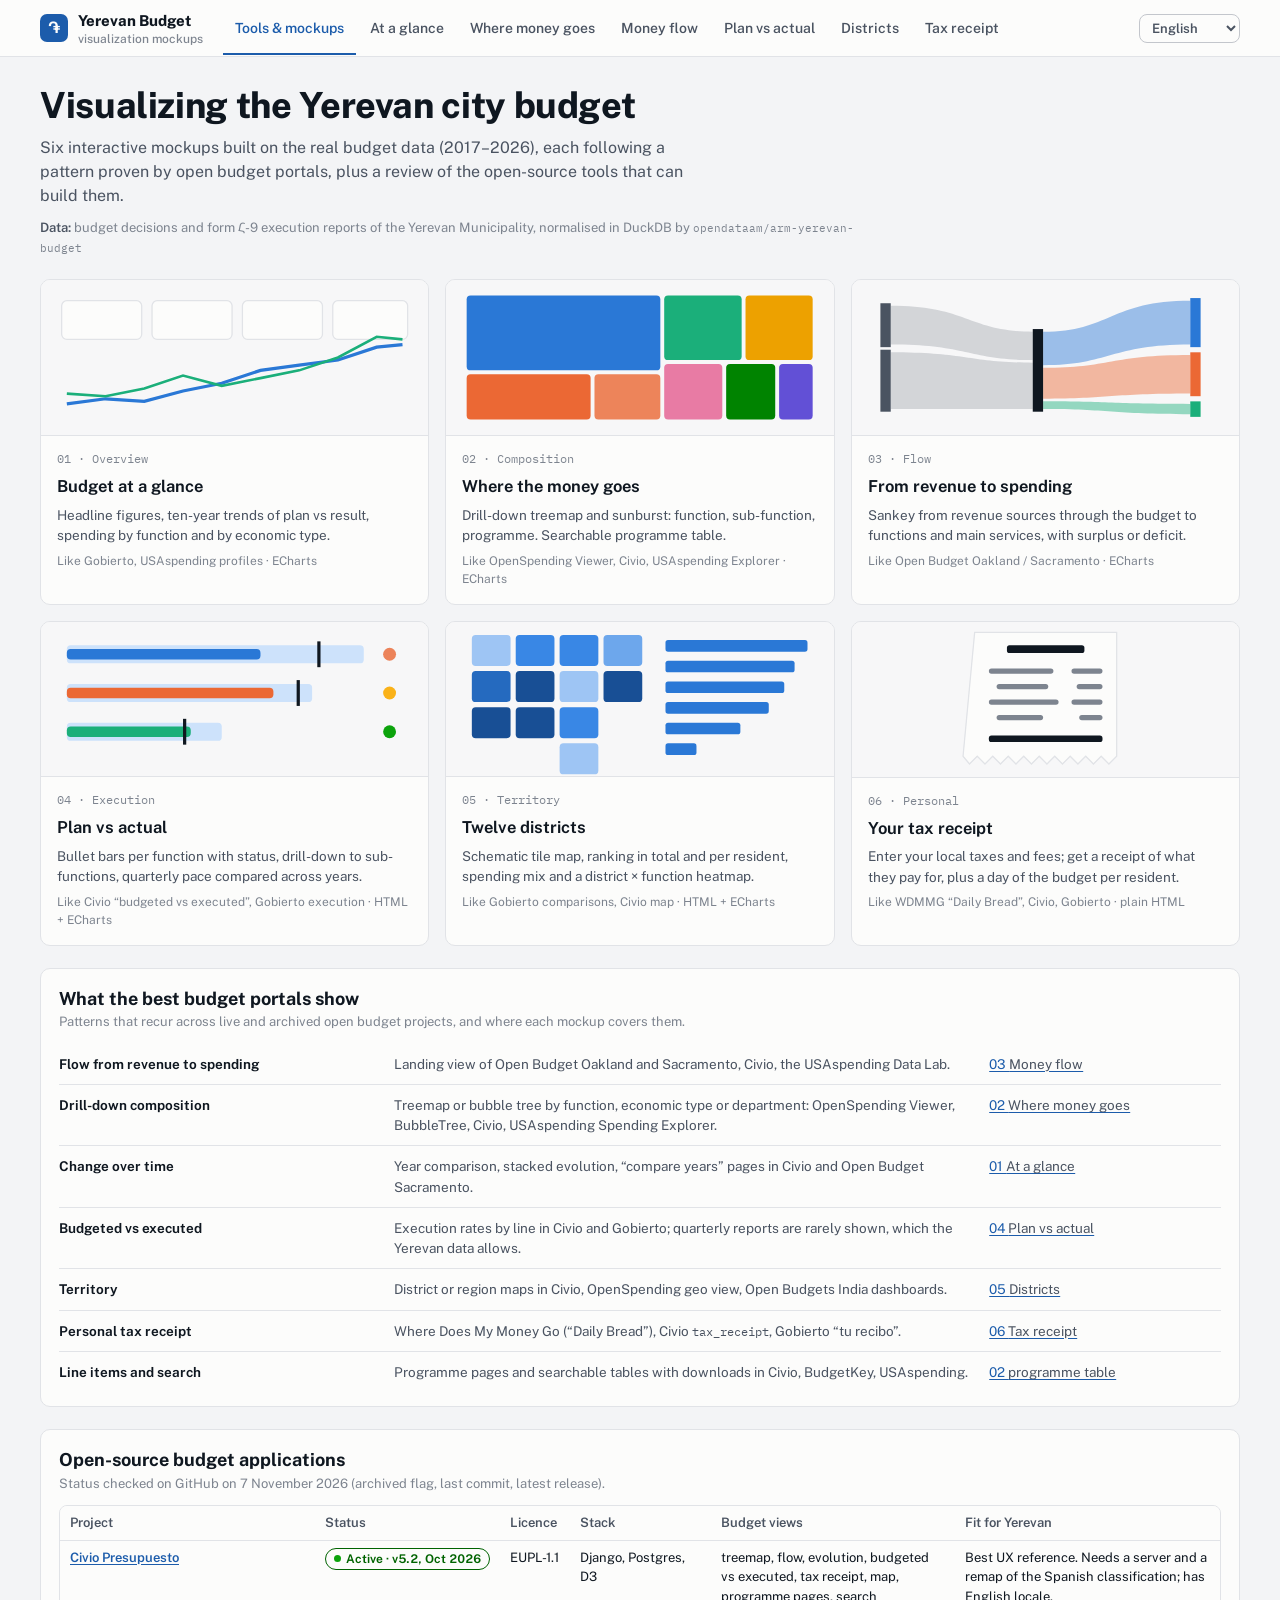
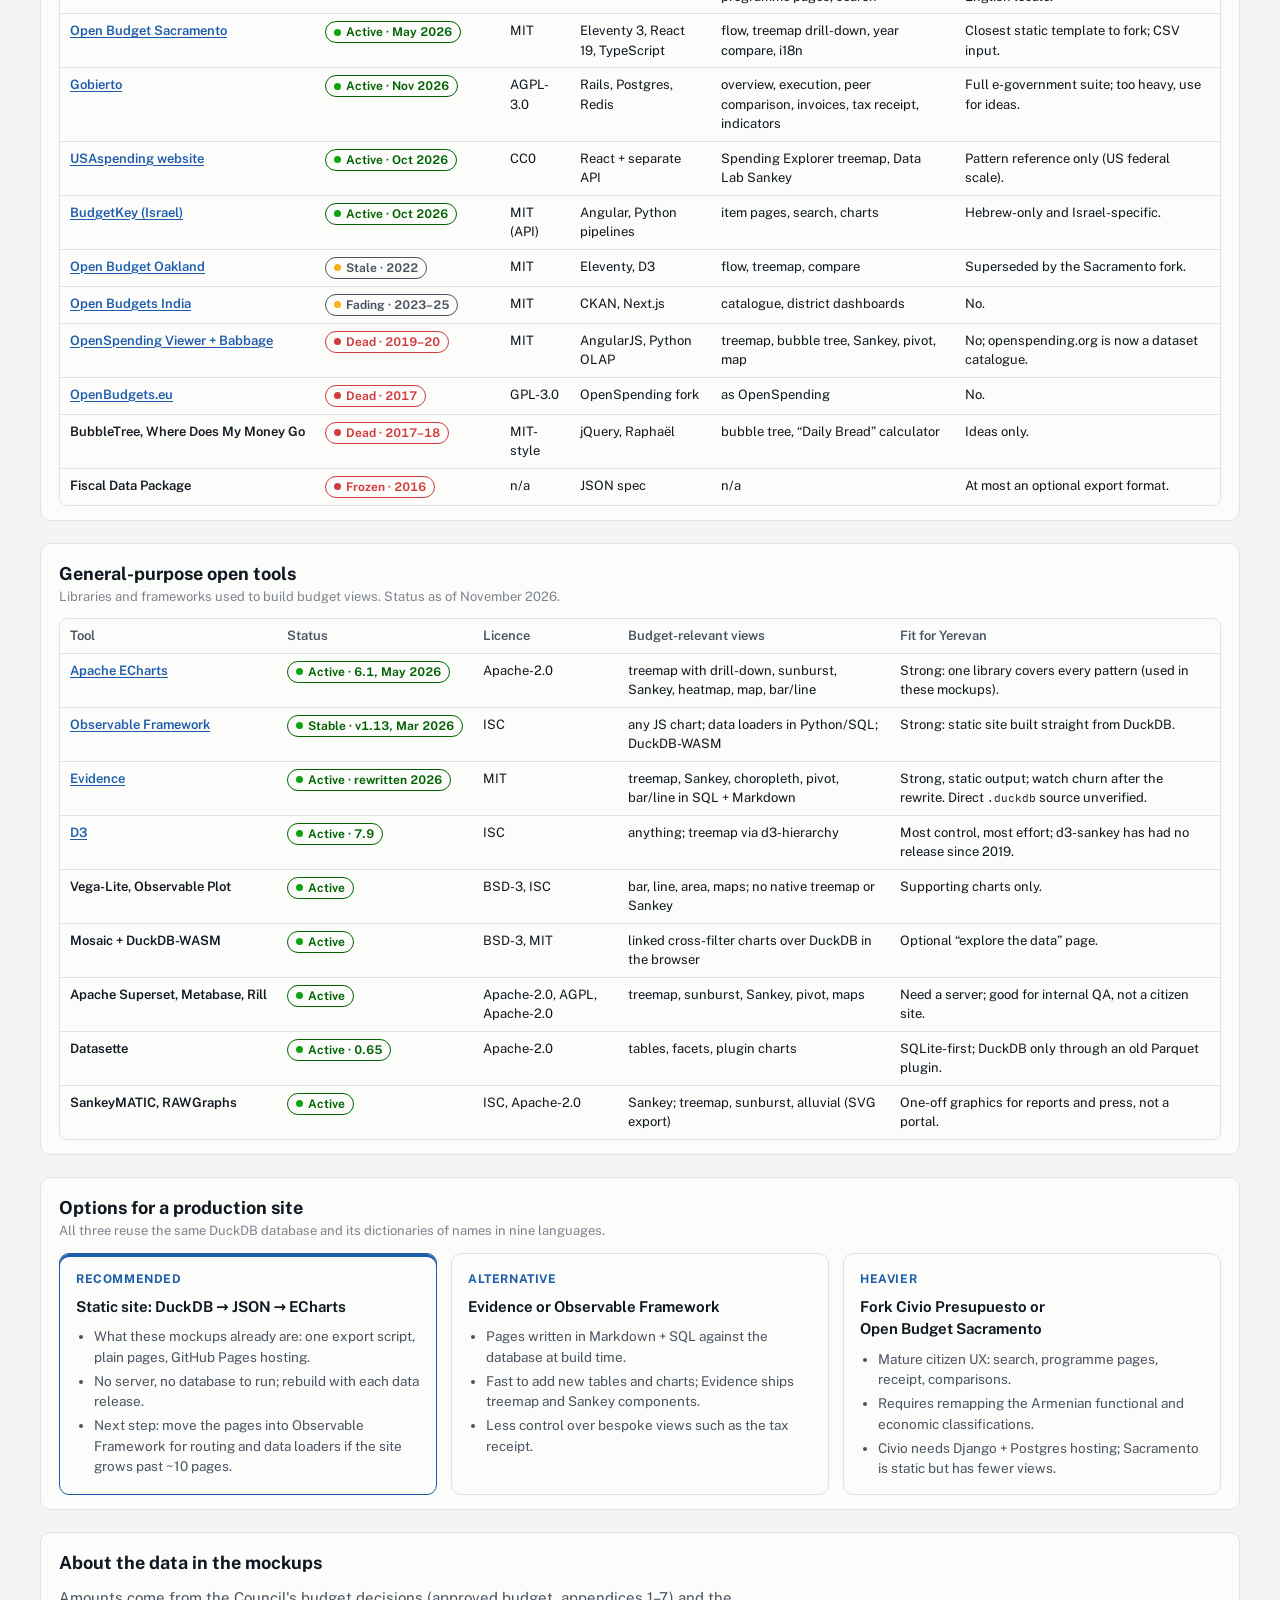
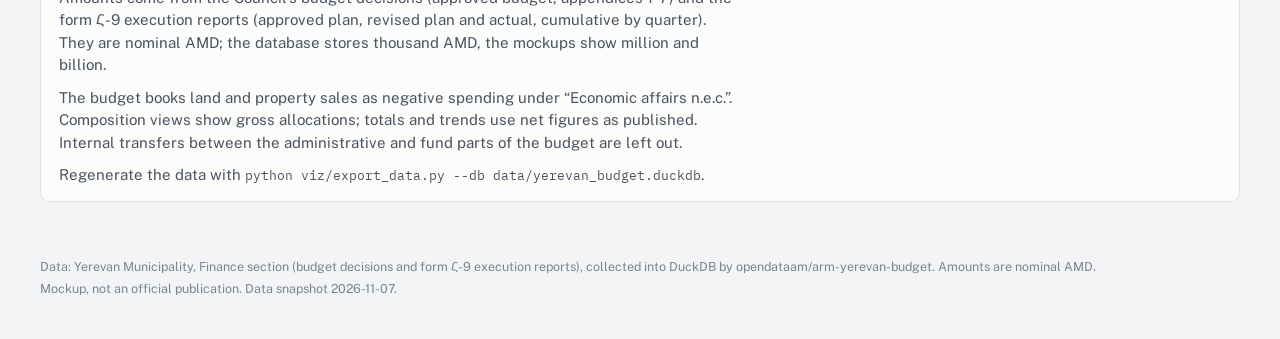
<file: viz/mockups/index.html>
<!DOCTYPE html>
<html lang="en">
<head>
<meta charset="utf-8">
<meta name="viewport" content="width=device-width, initial-scale=1">
<title data-i18n="index.title">Yerevan Budget Visualization Mockups</title>
<link rel="preconnect" href="https://fonts.googleapis.com">
<link rel="preconnect" href="https://fonts.gstatic.com" crossorigin>
<link href="https://fonts.googleapis.com/css2?family=IBM+Plex+Mono:wght@400;500&family=Public+Sans:wght@400;500;600;700;800&family=Noto+Sans:wght@400;500;600;700;800&family=Noto+Sans+Armenian:wght@400;500;600;700;800&family=Noto+Sans+Arabic:wght@400;500;600;700;800&display=swap" rel="stylesheet">
<link rel="stylesheet" href="assets/style.css">
<style>
  .gallery { display: grid; gap: 16px; grid-template-columns: repeat(auto-fill, minmax(min(100%, 300px), 1fr)); }
  .mock {
    display: grid; grid-template-rows: auto 1fr; background: var(--surface); border: 1px solid var(--line);
    border-radius: var(--radius); overflow: hidden; text-decoration: none; color: inherit; transition: border-color 0.15s, transform 0.15s;
  }
  .mock:hover { border-color: var(--accent); transform: translateY(-2px); }
  .mock svg { display: block; width: 100%; height: auto; background: color-mix(in srgb, var(--bg) 60%, var(--surface)); border-bottom: 1px solid var(--line); direction: ltr; }
  .mock .body { padding: 14px 16px 16px; display: grid; gap: 6px; align-content: start; }
  .mock .num { font-family: var(--font-mono); font-size: 12px; color: var(--muted); }
  .mock h3 { font-size: 16.5px; }
  .mock p { font-size: 13.5px; color: var(--ink-2); }
  .mock .from { font-size: 12px; color: var(--muted); }
  .patterns { display: grid; gap: 0; }
  .prow { display: grid; grid-template-columns: minmax(200px, 1.1fr) 2fr minmax(140px, 0.8fr); gap: 16px; padding: 10px 0; border-bottom: 1px solid var(--line); font-size: 13.5px; }
  .prow:last-child { border-bottom: 0; }
  .prow b { font-weight: 650; }
  .prow span { color: var(--ink-2); }
  @media (max-width: 720px) { .prow { grid-template-columns: 1fr; gap: 2px; } }
  table.data td { font-size: 13px; }
  table.data td:first-child { font-weight: 600; white-space: nowrap; }
  .tools-wrap { max-height: none; }
  .recs { display: grid; gap: 14px; grid-template-columns: repeat(auto-fit, minmax(min(100%, 300px), 1fr)); }
  .rec { border: 1px solid var(--line); border-radius: var(--radius); padding: 16px; display: grid; gap: 8px; align-content: start; background: var(--surface); }
  .rec.pick { border-color: var(--accent); box-shadow: inset 0 3px 0 var(--accent); }
  .rec .tag { font-size: 12px; font-weight: 700; color: var(--accent); text-transform: uppercase; letter-spacing: 0.05em; }
  .rec ul { margin: 0; padding-inline-start: 18px; font-size: 13.5px; color: var(--ink-2); display: grid; gap: 4px; }
  .prose { max-width: 75ch; color: var(--ink-2); display: grid; gap: 10px; }
</style>
</head>
<body>
<main class="page">
  <div class="page-head">
    <h1 data-i18n="index.h1">Visualizing the Yerevan city budget</h1>
    <p class="lede" data-i18n="index.lede">Six interactive mockups built on the real budget data (2017–2026), each following a pattern proven by open budget portals, plus a review of the open-source tools that can build them.</p>
    <div class="pattern"><span data-i18n-html="index.data_note"><b>Data:</b> budget decisions and form Հ-9 execution reports of the Yerevan Municipality, normalised in DuckDB by <span class="mono">opendataam/arm-yerevan-budget</span></span></div>
  </div>

  <section class="gallery" aria-label="Mockups" data-i18n-attr="aria-label:ui.pages">
    <a class="mock" href="overview.html">
      <svg viewBox="0 0 300 120" aria-hidden="true">
        <rect x="16" y="16" width="62" height="30" rx="4" fill="var(--surface)" stroke="var(--line)"/><rect x="86" y="16" width="62" height="30" rx="4" fill="var(--surface)" stroke="var(--line)"/><rect x="156" y="16" width="62" height="30" rx="4" fill="var(--surface)" stroke="var(--line)"/><rect x="226" y="16" width="58" height="30" rx="4" fill="var(--surface)" stroke="var(--line)"/>
        <polyline points="20,96 50,92 80,94 110,86 140,80 170,70 200,66 230,62 260,52 280,50" fill="none" stroke="var(--s1)" stroke-width="2.5"/>
        <polyline points="20,88 50,90 80,84 110,74 140,82 170,76 200,70 230,60 260,44 280,46" fill="none" stroke="var(--s3)" stroke-width="2"/>
      </svg>
      <div class="body"><span class="num">01 · <span data-i18n="index.m_overview_kind">Overview</span></span><h3 data-i18n="index.m_overview_h3">Budget at a glance</h3>
        <p data-i18n="index.m_overview_desc">Headline figures, ten-year trends of plan vs result, spending by function and by economic type.</p>
        <span class="from" data-i18n="index.m_overview_from">Like Gobierto, USAspending profiles · ECharts</span></div>
    </a>
    <a class="mock" href="treemap.html">
      <svg viewBox="0 0 300 120" aria-hidden="true">
        <rect x="16" y="12" width="150" height="58" rx="3" fill="var(--s1)"/><rect x="16" y="73" width="96" height="35" rx="3" fill="var(--s2)"/>
        <rect x="115" y="73" width="51" height="35" rx="3" fill="var(--s2)" opacity="0.8"/><rect x="169" y="12" width="60" height="50" rx="3" fill="var(--s3)"/>
        <rect x="232" y="12" width="52" height="50" rx="3" fill="var(--s4)"/><rect x="169" y="65" width="45" height="43" rx="3" fill="var(--s5)"/>
        <rect x="217" y="65" width="38" height="43" rx="3" fill="var(--s6)"/><rect x="258" y="65" width="26" height="43" rx="3" fill="var(--s7)"/>
      </svg>
      <div class="body"><span class="num">02 · <span data-i18n="index.m_treemap_kind">Composition</span></span><h3 data-i18n="index.m_treemap_h3">Where the money goes</h3>
        <p data-i18n="index.m_treemap_desc">Drill-down treemap and sunburst: function, sub-function, programme. Searchable programme table.</p>
        <span class="from" data-i18n="index.m_treemap_from">Like OpenSpending Viewer, Civio, USAspending Explorer · ECharts</span></div>
    </a>
    <a class="mock" href="flow.html">
      <svg viewBox="0 0 300 120" aria-hidden="true">
        <path d="M30 20 C 90 20, 90 40, 140 40 L 140 62 C 90 62, 90 50, 30 50 Z" fill="var(--muted)" opacity="0.3"/>
        <path d="M30 56 C 90 56, 90 64, 140 64 L 140 100 C 90 100, 90 100, 30 100 Z" fill="var(--muted)" opacity="0.3"/>
        <path d="M148 40 C 200 40, 200 16, 262 16 L 262 50 C 200 50, 200 66, 148 66 Z" fill="var(--s1)" opacity="0.45"/>
        <path d="M148 68 C 200 68, 200 58, 262 58 L 262 88 C 200 88, 200 92, 148 92 Z" fill="var(--s2)" opacity="0.45"/>
        <path d="M148 94 C 200 94, 200 96, 262 96 L 262 104 C 200 104, 200 100, 148 100 Z" fill="var(--s3)" opacity="0.45"/>
        <rect x="140" y="38" width="8" height="64" fill="var(--ink)"/><rect x="262" y="14" width="8" height="38" fill="var(--s1)"/><rect x="262" y="56" width="8" height="34" fill="var(--s2)"/><rect x="262" y="94" width="8" height="12" fill="var(--s3)"/>
        <rect x="22" y="18" width="8" height="34" fill="var(--ink-2)"/><rect x="22" y="54" width="8" height="48" fill="var(--ink-2)"/>
      </svg>
      <div class="body"><span class="num">03 · <span data-i18n="index.m_flow_kind">Flow</span></span><h3 data-i18n="index.m_flow_h3">From revenue to spending</h3>
        <p data-i18n="index.m_flow_desc">Sankey from revenue sources through the budget to functions and main services, with surplus or deficit.</p>
        <span class="from" data-i18n="index.m_flow_from">Like Open Budget Oakland / Sacramento · ECharts</span></div>
    </a>
    <a class="mock" href="execution.html">
      <svg viewBox="0 0 300 120" aria-hidden="true">
        <g><rect x="20" y="18" width="230" height="14" rx="3" fill="var(--q1)"/><rect x="20" y="21" width="150" height="8" rx="3" fill="var(--s1)"/><rect x="214" y="15" width="2.5" height="20" fill="var(--ink)"/></g>
        <g><rect x="20" y="48" width="190" height="14" rx="3" fill="var(--q1)"/><rect x="20" y="51" width="160" height="8" rx="3" fill="var(--s2)"/><rect x="198" y="45" width="2.5" height="20" fill="var(--ink)"/></g>
        <g><rect x="20" y="78" width="120" height="14" rx="3" fill="var(--q1)"/><rect x="20" y="81" width="96" height="8" rx="3" fill="var(--s3)"/><rect x="110" y="75" width="2.5" height="20" fill="var(--ink)"/></g>
        <circle cx="270" cy="25" r="5" fill="var(--serious)"/><circle cx="270" cy="55" r="5" fill="var(--warning)"/><circle cx="270" cy="85" r="5" fill="var(--good)"/>
      </svg>
      <div class="body"><span class="num">04 · <span data-i18n="index.m_execution_kind">Execution</span></span><h3 data-i18n="index.m_execution_h3">Plan vs actual</h3>
        <p data-i18n="index.m_execution_desc">Bullet bars per function with status, drill-down to sub-functions, quarterly pace compared across years.</p>
        <span class="from" data-i18n="index.m_execution_from">Like Civio “budgeted vs executed”, Gobierto execution · HTML + ECharts</span></div>
    </a>
    <a class="mock" href="districts.html">
      <svg viewBox="0 0 300 120" aria-hidden="true">
        <g transform="translate(20 10)">
          <rect x="0" y="0" width="30" height="24" rx="3" fill="var(--q2)"/><rect x="34" y="0" width="30" height="24" rx="3" fill="var(--q4)"/><rect x="68" y="0" width="30" height="24" rx="3" fill="var(--q4)"/><rect x="102" y="0" width="30" height="24" rx="3" fill="var(--q3)"/>
          <rect x="0" y="28" width="30" height="24" rx="3" fill="var(--q5)"/><rect x="34" y="28" width="30" height="24" rx="3" fill="var(--q6)"/><rect x="68" y="28" width="30" height="24" rx="3" fill="var(--q2)"/><rect x="102" y="28" width="30" height="24" rx="3" fill="var(--q6)"/>
          <rect x="0" y="56" width="30" height="24" rx="3" fill="var(--q6)"/><rect x="34" y="56" width="30" height="24" rx="3" fill="var(--q6)"/><rect x="68" y="56" width="30" height="24" rx="3" fill="var(--q4)"/>
          <rect x="68" y="84" width="30" height="24" rx="3" fill="var(--q2)"/>
        </g>
        <g transform="translate(170 14)"><rect width="110" height="9" rx="2" fill="var(--s1)"/><rect y="16" width="100" height="9" rx="2" fill="var(--s1)"/><rect y="32" width="92" height="9" rx="2" fill="var(--s1)"/><rect y="48" width="80" height="9" rx="2" fill="var(--s1)"/><rect y="64" width="58" height="9" rx="2" fill="var(--s1)"/><rect y="80" width="24" height="9" rx="2" fill="var(--s1)"/></g>
      </svg>
      <div class="body"><span class="num">05 · <span data-i18n="index.m_districts_kind">Territory</span></span><h3 data-i18n="index.m_districts_h3">Twelve districts</h3>
        <p data-i18n="index.m_districts_desc">Schematic tile map, ranking in total and per resident, spending mix and a district × function heatmap.</p>
        <span class="from" data-i18n="index.m_districts_from">Like Gobierto comparisons, Civio map · HTML + ECharts</span></div>
    </a>
    <a class="mock" href="receipt.html">
      <svg viewBox="0 0 300 120" aria-hidden="true">
        <path d="M95 8 H205 V104 l-6 6 -6 -6 -6 6 -6 -6 -6 6 -6 -6 -6 6 -6 -6 -6 6 -6 -6 -6 6 -6 -6 -6 6 -6 -6 -6 6 -6 -6 -6 6 -6 -6 -6 6 -5 -6 Z" fill="var(--surface)" stroke="var(--line)"/>
        <rect x="120" y="18" width="60" height="6" rx="2" fill="var(--ink)"/>
        <g fill="var(--muted)"><rect x="106" y="36" width="50" height="4" rx="2"/><rect x="170" y="36" width="24" height="4" rx="2"/><rect x="112" y="48" width="40" height="4" rx="2"/><rect x="174" y="48" width="20" height="4" rx="2"/><rect x="106" y="60" width="54" height="4" rx="2"/><rect x="170" y="60" width="24" height="4" rx="2"/><rect x="112" y="72" width="36" height="4" rx="2"/><rect x="176" y="72" width="18" height="4" rx="2"/></g>
        <rect x="106" y="88" width="88" height="5" rx="2" fill="var(--ink)"/>
      </svg>
      <div class="body"><span class="num">06 · <span data-i18n="index.m_receipt_kind">Personal</span></span><h3 data-i18n="index.m_receipt_h3">Your tax receipt</h3>
        <p data-i18n="index.m_receipt_desc">Enter your local taxes and fees; get a receipt of what they pay for, plus a day of the budget per resident.</p>
        <span class="from" data-i18n="index.m_receipt_from">Like WDMMG “Daily Bread”, Civio, Gobierto · plain HTML</span></div>
    </a>
  </section>

  <section class="card">
    <div class="card-head"><div><h2 data-i18n="index.patterns_h2">What the best budget portals show</h2><p data-i18n="index.patterns_sub">Patterns that recur across live and archived open budget projects, and where each mockup covers them.</p></div></div>
    <div class="patterns">
      <div class="prow"><b data-i18n="index.pat_flow">Flow from revenue to spending</b><span data-i18n="index.pat_flow_desc">Landing view of Open Budget Oakland and Sacramento, Civio, the USAspending Data Lab.</span><a href="flow.html">03 <span data-i18n="nav.flow">Money flow</span></a></div>
      <div class="prow"><b data-i18n="index.pat_drill">Drill-down composition</b><span data-i18n="index.pat_drill_desc">Treemap or bubble tree by function, economic type or department: OpenSpending Viewer, BubbleTree, Civio, USAspending Spending Explorer.</span><a href="treemap.html">02 <span data-i18n="nav.treemap">Where money goes</span></a></div>
      <div class="prow"><b data-i18n="index.pat_time">Change over time</b><span data-i18n="index.pat_time_desc">Year comparison, stacked evolution, “compare years” pages in Civio and Open Budget Sacramento.</span><a href="overview.html">01 <span data-i18n="nav.overview">At a glance</span></a></div>
      <div class="prow"><b data-i18n="index.pat_exec">Budgeted vs executed</b><span data-i18n="index.pat_exec_desc">Execution rates by line in Civio and Gobierto; quarterly reports are rarely shown, which the Yerevan data allows.</span><a href="execution.html">04 <span data-i18n="nav.execution">Plan vs actual</span></a></div>
      <div class="prow"><b data-i18n="index.pat_territory">Territory</b><span data-i18n="index.pat_territory_desc">District or region maps in Civio, OpenSpending geo view, Open Budgets India dashboards.</span><a href="districts.html">05 <span data-i18n="nav.districts">Districts</span></a></div>
      <div class="prow"><b data-i18n="index.pat_receipt">Personal tax receipt</b><span data-i18n-html="index.pat_receipt_desc">Where Does My Money Go (“Daily Bread”), Civio <span class="mono">tax_receipt</span>, Gobierto “tu recibo”.</span><a href="receipt.html">06 <span data-i18n="nav.receipt">Tax receipt</span></a></div>
      <div class="prow"><b data-i18n="index.pat_items">Line items and search</b><span data-i18n="index.pat_items_desc">Programme pages and searchable tables with downloads in Civio, BudgetKey, USAspending.</span><a href="treemap.html">02 <span data-i18n="index.pat_items_link">programme table</span></a></div>
    </div>
  </section>

  <section class="card">
    <div class="card-head"><div><h2 data-i18n="index.apps_h2">Open-source budget applications</h2><p data-i18n="index.apps_sub">Status checked on GitHub on 7 November 2026 (archived flag, last commit, latest release).</p></div></div>
    <div class="table-wrap tools-wrap"><table class="data">
      <thead><tr><th data-i18n="index.col_project">Project</th><th data-i18n="index.col_status">Status</th><th data-i18n="index.col_licence">Licence</th><th data-i18n="index.col_stack">Stack</th><th data-i18n="index.col_views">Budget views</th><th data-i18n="index.col_fit">Fit for Yerevan</th></tr></thead>
      <tbody>
        <tr><td><a href="https://github.com/civio/presupuesto">Civio Presupuesto</a></td><td><span class="pill good" data-i18n="index.civio_status">Active · v5.2, Oct 2026</span></td><td>EUPL-1.1</td><td>Django, Postgres, D3</td><td data-i18n="index.civio_views">treemap, flow, evolution, budgeted vs executed, tax receipt, map, programme pages, search</td><td data-i18n="index.civio_fit">Best UX reference. Needs a server and a remap of the Spanish classification; has English locale.</td></tr>
        <tr><td><a href="https://github.com/opensacorg/openbudgetsac.org">Open Budget Sacramento</a></td><td><span class="pill good" data-i18n="index.sac_status">Active · May 2026</span></td><td>MIT</td><td>Eleventy 3, React 19, TypeScript</td><td data-i18n="index.sac_views">flow, treemap drill-down, year compare, i18n</td><td data-i18n="index.sac_fit">Closest static template to fork; CSV input.</td></tr>
        <tr><td><a href="https://github.com/PopulateTools/gobierto">Gobierto</a></td><td><span class="pill good" data-i18n="index.gobierto_status">Active · Nov 2026</span></td><td>AGPL-3.0</td><td>Rails, Postgres, Redis</td><td data-i18n="index.gobierto_views">overview, execution, peer comparison, invoices, tax receipt, indicators</td><td data-i18n="index.gobierto_fit">Full e-government suite; too heavy, use for ideas.</td></tr>
        <tr><td><a href="https://github.com/fedspendingtransparency/usaspending-website" data-i18n="index.usa_name">USAspending website</a></td><td><span class="pill good" data-i18n="index.st_active_oct">Active · Oct 2026</span></td><td>CC0</td><td data-i18n="index.usa_stack">React + separate API</td><td data-i18n="index.usa_views">Spending Explorer treemap, Data Lab Sankey</td><td data-i18n="index.usa_fit">Pattern reference only (US federal scale).</td></tr>
        <tr><td><a href="https://github.com/OpenBudget/budgetkey-app" data-i18n="index.budgetkey_name">BudgetKey (Israel)</a></td><td><span class="pill good" data-i18n="index.st_active_oct">Active · Oct 2026</span></td><td>MIT (API)</td><td data-i18n="index.budgetkey_stack">Angular, Python pipelines</td><td data-i18n="index.budgetkey_views">item pages, search, charts</td><td data-i18n="index.budgetkey_fit">Hebrew-only and Israel-specific.</td></tr>
        <tr><td><a href="https://github.com/openoakland/openbudgetoakland">Open Budget Oakland</a></td><td><span class="pill warning" data-i18n="index.oakland_status">Stale · 2022</span></td><td>MIT</td><td>Eleventy, D3</td><td data-i18n="index.oakland_views">flow, treemap, compare</td><td data-i18n="index.oakland_fit">Superseded by the Sacramento fork.</td></tr>
        <tr><td><a href="https://github.com/cbgaindia">Open Budgets India</a></td><td><span class="pill warning" data-i18n="index.india_status">Fading · 2023–25</span></td><td>MIT</td><td>CKAN, Next.js</td><td data-i18n="index.india_views">catalogue, district dashboards</td><td data-i18n="index.fit_no">No.</td></tr>
        <tr><td><a href="https://github.com/openspending/os-viewer">OpenSpending Viewer + Babbage</a></td><td><span class="pill critical" data-i18n="index.os_status">Dead · 2019–20</span></td><td>MIT</td><td>AngularJS, Python OLAP</td><td data-i18n="index.os_views">treemap, bubble tree, Sankey, pivot, map</td><td data-i18n="index.os_fit">No; openspending.org is now a dataset catalogue.</td></tr>
        <tr><td><a href="https://github.com/openbudgets/platform">OpenBudgets.eu</a></td><td><span class="pill critical" data-i18n="index.obeu_status">Dead · 2017</span></td><td>GPL-3.0</td><td data-i18n="index.obeu_stack">OpenSpending fork</td><td data-i18n="index.obeu_views">as OpenSpending</td><td data-i18n="index.fit_no">No.</td></tr>
        <tr><td>BubbleTree, Where Does My Money Go</td><td><span class="pill critical" data-i18n="index.bubbletree_status">Dead · 2017–18</span></td><td data-i18n="index.bubbletree_licence">MIT-style</td><td>jQuery, Raphaël</td><td data-i18n="index.bubbletree_views">bubble tree, “Daily Bread” calculator</td><td data-i18n="index.bubbletree_fit">Ideas only.</td></tr>
        <tr><td>Fiscal Data Package</td><td><span class="pill critical" data-i18n="index.fdp_status">Frozen · 2016</span></td><td data-i18n="fmt.na">n/a</td><td data-i18n="index.fdp_stack">JSON spec</td><td data-i18n="fmt.na">n/a</td><td data-i18n="index.fdp_fit">At most an optional export format.</td></tr>
      </tbody>
    </table></div>
  </section>

  <section class="card">
    <div class="card-head"><div><h2 data-i18n="index.tools_h2">General-purpose open tools</h2><p data-i18n="index.tools_sub">Libraries and frameworks used to build budget views. Status as of November 2026.</p></div></div>
    <div class="table-wrap tools-wrap"><table class="data">
      <thead><tr><th data-i18n="index.col_tool">Tool</th><th data-i18n="index.col_status">Status</th><th data-i18n="index.col_licence">Licence</th><th data-i18n="index.col_tool_views">Budget-relevant views</th><th data-i18n="index.col_fit">Fit for Yerevan</th></tr></thead>
      <tbody>
        <tr><td><a href="https://echarts.apache.org">Apache ECharts</a></td><td><span class="pill good" data-i18n="index.echarts_status">Active · 6.1, May 2026</span></td><td>Apache-2.0</td><td data-i18n="index.echarts_views">treemap with drill-down, sunburst, Sankey, heatmap, map, bar/line</td><td data-i18n="index.echarts_fit">Strong: one library covers every pattern (used in these mockups).</td></tr>
        <tr><td><a href="https://observablehq.com/framework/">Observable Framework</a></td><td><span class="pill good" data-i18n="index.ojs_status">Stable · v1.13, Mar 2026</span></td><td>ISC</td><td data-i18n="index.ojs_views">any JS chart; data loaders in Python/SQL; DuckDB-WASM</td><td data-i18n="index.ojs_fit">Strong: static site built straight from DuckDB.</td></tr>
        <tr><td><a href="https://evidence.dev">Evidence</a></td><td><span class="pill good" data-i18n="index.evidence_status">Active · rewritten 2026</span></td><td>MIT</td><td data-i18n="index.evidence_views">treemap, Sankey, choropleth, pivot, bar/line in SQL + Markdown</td><td data-i18n-html="index.evidence_fit">Strong, static output; watch churn after the rewrite. Direct <span class="mono">.duckdb</span> source unverified.</td></tr>
        <tr><td><a href="https://d3js.org">D3</a></td><td><span class="pill good" data-i18n="index.d3_status">Active · 7.9</span></td><td>ISC</td><td data-i18n="index.d3_views">anything; treemap via d3-hierarchy</td><td data-i18n="index.d3_fit">Most control, most effort; d3-sankey has had no release since 2019.</td></tr>
        <tr><td>Vega-Lite, Observable Plot</td><td><span class="pill good" data-i18n="index.st_active">Active</span></td><td>BSD-3, ISC</td><td data-i18n="index.vega_views">bar, line, area, maps; no native treemap or Sankey</td><td data-i18n="index.vega_fit">Supporting charts only.</td></tr>
        <tr><td>Mosaic + DuckDB-WASM</td><td><span class="pill good" data-i18n="index.st_active">Active</span></td><td>BSD-3, MIT</td><td data-i18n="index.mosaic_views">linked cross-filter charts over DuckDB in the browser</td><td data-i18n="index.mosaic_fit">Optional “explore the data” page.</td></tr>
        <tr><td>Apache Superset, Metabase, Rill</td><td><span class="pill good" data-i18n="index.st_active">Active</span></td><td>Apache-2.0, AGPL, Apache-2.0</td><td data-i18n="index.bi_views">treemap, sunburst, Sankey, pivot, maps</td><td data-i18n="index.bi_fit">Need a server; good for internal QA, not a citizen site.</td></tr>
        <tr><td>Datasette</td><td><span class="pill good" data-i18n="index.datasette_status">Active · 0.65</span></td><td>Apache-2.0</td><td data-i18n="index.datasette_views">tables, facets, plugin charts</td><td data-i18n="index.datasette_fit">SQLite-first; DuckDB only through an old Parquet plugin.</td></tr>
        <tr><td>SankeyMATIC, RAWGraphs</td><td><span class="pill good" data-i18n="index.st_active">Active</span></td><td>ISC, Apache-2.0</td><td data-i18n="index.sankeymatic_views">Sankey; treemap, sunburst, alluvial (SVG export)</td><td data-i18n="index.sankeymatic_fit">One-off graphics for reports and press, not a portal.</td></tr>
      </tbody>
    </table></div>
  </section>

  <section class="card">
    <div class="card-head"><div><h2 data-i18n="index.recs_h2">Options for a production site</h2><p data-i18n="index.recs_sub">All three reuse the same DuckDB database and its dictionaries of names in nine languages.</p></div></div>
    <div class="recs">
      <div class="rec pick"><span class="tag" data-i18n="index.rec1_tag">Recommended</span><h3 data-i18n="index.rec1_h3">Static site: DuckDB → JSON → ECharts</h3>
        <ul><li data-i18n="index.rec1_li1">What these mockups already are: one export script, plain pages, GitHub Pages hosting.</li>
          <li data-i18n="index.rec1_li2">No server, no database to run; rebuild with each data release.</li>
          <li data-i18n="index.rec1_li3">Next step: move the pages into Observable Framework for routing and data loaders if the site grows past ~10 pages.</li></ul></div>
      <div class="rec"><span class="tag" data-i18n="index.rec2_tag">Alternative</span><h3 data-i18n="index.rec2_h3">Evidence or Observable Framework</h3>
        <ul><li data-i18n="index.rec2_li1">Pages written in Markdown + SQL against the database at build time.</li>
          <li data-i18n="index.rec2_li2">Fast to add new tables and charts; Evidence ships treemap and Sankey components.</li>
          <li data-i18n="index.rec2_li3">Less control over bespoke views such as the tax receipt.</li></ul></div>
      <div class="rec"><span class="tag" data-i18n="index.rec3_tag">Heavier</span><h3 data-i18n="index.rec3_h3">Fork Civio Presupuesto or Open Budget Sacramento</h3>
        <ul><li data-i18n="index.rec3_li1">Mature citizen UX: search, programme pages, receipt, comparisons.</li>
          <li data-i18n="index.rec3_li2">Requires remapping the Armenian functional and economic classifications.</li>
          <li data-i18n="index.rec3_li3">Civio needs Django + Postgres hosting; Sacramento is static but has fewer views.</li></ul></div>
    </div>
  </section>

  <section class="card">
    <h2 data-i18n="index.about_h2">About the data in the mockups</h2>
    <div class="prose">
      <p data-i18n="index.about_p1">Amounts come from the Council's budget decisions (approved budget, appendices 1–7) and the form Հ-9 execution reports (approved plan, revised plan and actual, cumulative by quarter). They are nominal AMD; the database stores thousand AMD, the mockups show million and billion.</p>
      <p data-i18n="index.about_p2">The budget books land and property sales as negative spending under “Economic affairs n.e.c.”. Composition views show gross allocations; totals and trends use net figures as published. Internal transfers between the administrative and fund parts of the budget are left out.</p>
      <p data-i18n-html="index.about_p3">Regenerate the data with <span class="mono">python viz/export_data.py --db data/yerevan_budget.duckdb</span>.</p>
    </div>
  </section>
</main>

<script src="data.js"></script>
<script src="assets/common.js"></script>
<script>YB.ready("index", function () { YB.header("index.html"); });</script>
</body>
</html>
</file>
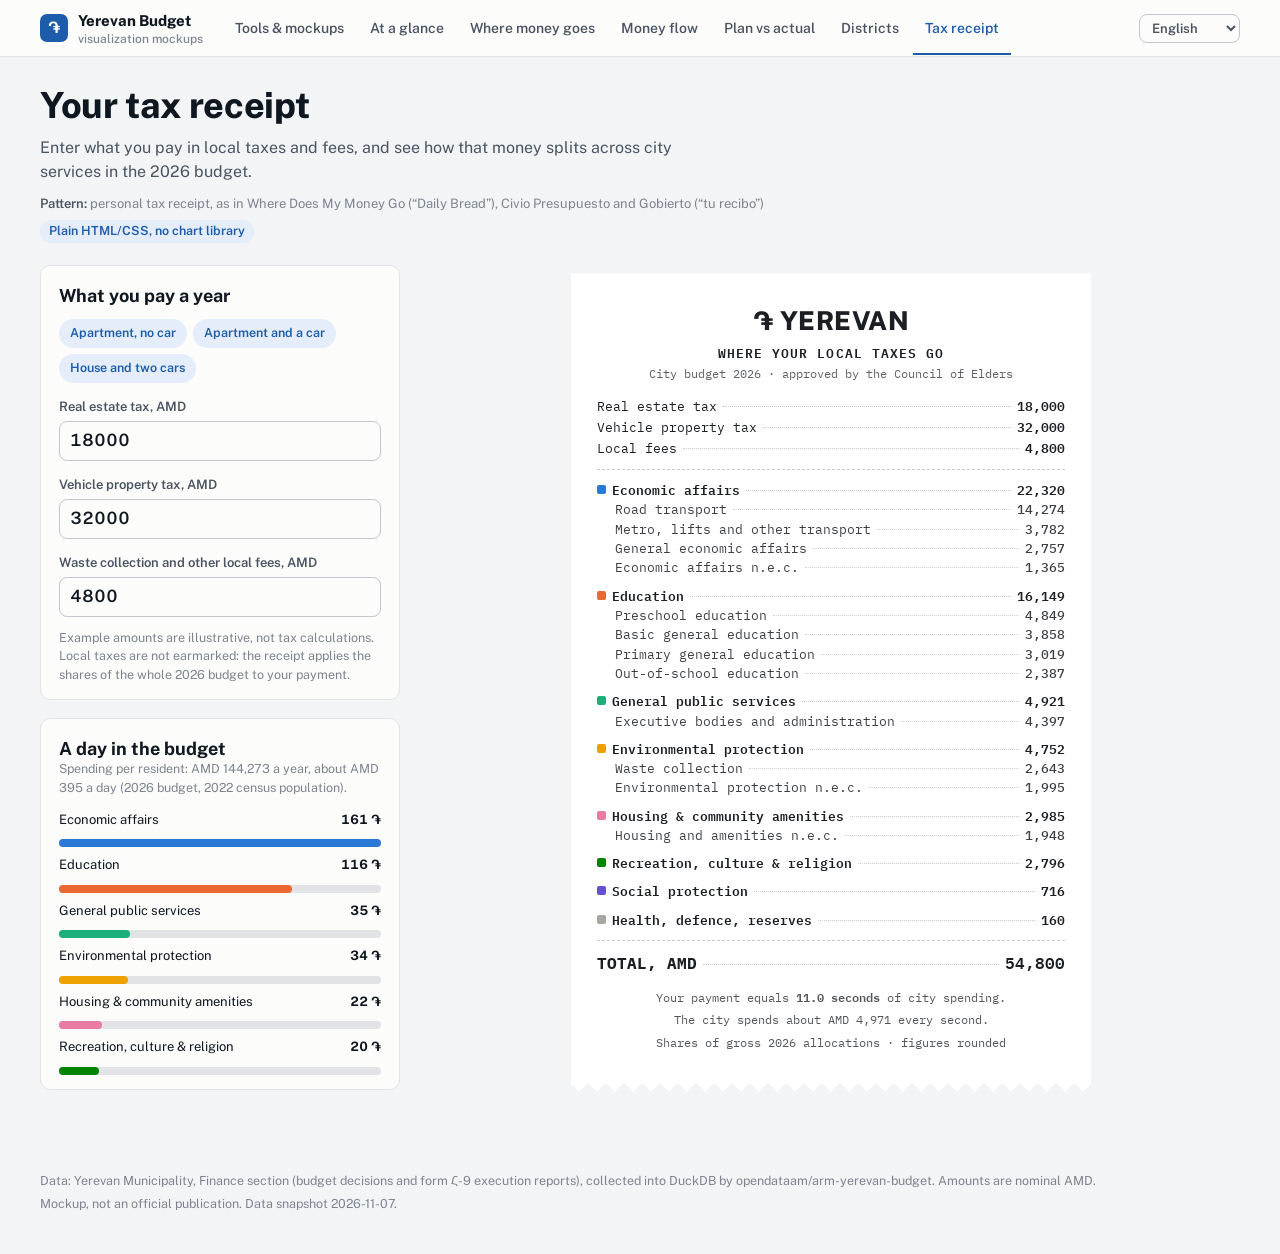
<file: viz/mockups/receipt.html>
<!DOCTYPE html>
<html lang="en">
<head>
<meta charset="utf-8">
<meta name="viewport" content="width=device-width, initial-scale=1">
<title data-i18n="receipt.title">Your Yerevan Tax Receipt</title>
<link rel="preconnect" href="https://fonts.googleapis.com">
<link rel="preconnect" href="https://fonts.gstatic.com" crossorigin>
<link href="https://fonts.googleapis.com/css2?family=IBM+Plex+Mono:wght@400;500;600&family=Public+Sans:wght@400;500;600;700;800&family=Noto+Sans:wght@400;500;600;700;800&family=Noto+Sans+Armenian:wght@400;500;600;700;800&family=Noto+Sans+Arabic:wght@400;500;600;700;800&display=swap" rel="stylesheet">
<link rel="stylesheet" href="assets/style.css">
<style>
  :root { --paper: #ffffff; --paper-ink: #1b1f24; --paper-rule: #c9ccd1; }
  @media (prefers-color-scheme: dark) { :root:not([data-theme="light"]) { --paper: #22252a; --paper-ink: #eceef1; --paper-rule: #464a52; } }
  :root[data-theme="dark"] { --paper: #22252a; --paper-ink: #eceef1; --paper-rule: #464a52; }

  .layout { display: grid; gap: 22px; grid-template-columns: minmax(0, 360px) minmax(0, 1fr); align-items: start; }
  @media (max-width: 860px) { .layout { grid-template-columns: 1fr; } }
  .form { display: grid; gap: 14px; }
  .field { display: grid; gap: 5px; }
  .field label { font-size: 13px; font-weight: 600; color: var(--ink-2); }
  .field input { font-size: 17px; font-weight: 600; font-variant-numeric: tabular-nums; width: 100%; }
  .presets { display: flex; flex-wrap: wrap; gap: 6px; }
  .presets button {
    font: inherit; font-size: 12.5px; font-weight: 600; color: var(--accent); background: var(--accent-soft);
    border: 0; border-radius: 999px; padding: 5px 11px; cursor: pointer;
  }
  .presets button:hover { filter: brightness(0.96); }

  .receipt-wrap { display: grid; justify-items: center; padding: 8px 0 24px; }
  .receipt {
    width: min(100%, 520px); background: var(--paper); color: var(--paper-ink);
    font-family: var(--font-mono), "Noto Sans Armenian", "Noto Sans Arabic", "Noto Sans"; font-size: 13px; line-height: 1.55;
    padding: 28px 26px 40px; box-shadow: 0 1px 2px rgba(0,0,0,.06), 0 10px 30px rgba(0,0,0,.10);
    --zz: 9px;
    -webkit-mask: conic-gradient(from -45deg at bottom, #0000, #000 1deg 89deg, #0000 90deg) 50% / calc(2 * var(--zz)) 100%;
            mask: conic-gradient(from -45deg at bottom, #0000, #000 1deg 89deg, #0000 90deg) 50% / calc(2 * var(--zz)) 100%;
  }
  .r-head { text-align: center; display: grid; gap: 2px; padding-bottom: 12px; }
  .r-head .crest { font-family: var(--font-body); font-size: 26px; font-weight: 800; letter-spacing: 0.02em; }
  .r-head .t { font-weight: 600; letter-spacing: 0.08em; }
  .r-head .s { font-size: 12px; opacity: 0.7; }
  .rule { border: 0; border-top: 1.5px dashed var(--paper-rule); margin: 10px 0; }
  .line { display: flex; align-items: baseline; gap: 6px; }
  .line .lbl { flex: none; max-width: 70%; }
  .line .dots { flex: 1; border-bottom: 1.5px dotted var(--paper-rule); transform: translateY(-4px); min-width: 12px; }
  .line .amt { flex: none; font-variant-numeric: tabular-nums; font-weight: 600; }
  .line.sec { margin-top: 8px; font-weight: 600; }
  .line.sec .sw { width: 9px; height: 9px; display: inline-block; margin-inline-end: 6px; border-radius: 2px; transform: translateY(-1px); }
  .line.sub { padding-inline-start: 18px; font-size: 12.5px; opacity: 0.85; }
  .line.sub .amt { font-weight: 500; }
  .line.total { font-size: 16px; font-weight: 700; }
  .r-foot { text-align: center; font-size: 12px; opacity: 0.75; margin-top: 12px; display: grid; gap: 4px; }
  .r-foot b { opacity: 1; font-weight: 600; }

  .day { display: grid; gap: 8px; }
  .drow { display: grid; grid-template-columns: 1fr 64px; gap: 10px; font-size: 13px; align-items: center; }
  .drow .bar { height: 8px; background: var(--line); border-radius: 4px; grid-column: 1 / -1; direction: ltr; }
  .drow .bar span { display: block; height: 100%; border-radius: 4px; }
  .drow b { text-align: end; font-variant-numeric: tabular-nums; }
</style>
</head>
<body>
<main class="page">
  <div class="page-head">
    <h1 data-i18n="receipt.h1">Your tax receipt</h1>
    <p class="lede" data-i18n="receipt.lede">Enter what you pay in local taxes and fees, and see how that money splits across city services in the 2026 budget.</p>
    <div class="pattern">
      <span data-i18n-html="receipt.pattern"><b>Pattern:</b> personal tax receipt, as in Where Does My Money Go (“Daily Bread”), Civio Presupuesto and Gobierto (“tu recibo”)</span>
      <span class="chip" data-i18n="receipt.chip">Plain HTML/CSS, no chart library</span>
    </div>
  </div>

  <div class="layout">
    <div class="grid">
      <section class="card">
        <h2 data-i18n="receipt.form_h2">What you pay a year</h2>
        <form class="form" id="form" novalidate>
          <div class="presets" role="group" aria-label="Examples" data-i18n-attr="aria-label:receipt.presets_aria">
            <button type="button" data-p="18000,0,4800" data-i18n="receipt.preset_flat">Apartment, no car</button>
            <button type="button" data-p="18000,32000,4800" data-i18n="receipt.preset_flat_car">Apartment and a car</button>
            <button type="button" data-p="65000,70000,7200" data-i18n="receipt.preset_house">House and two cars</button>
          </div>
          <div class="field"><label for="i-prop" data-i18n="receipt.label_prop">Real estate tax, AMD</label><input type="number" id="i-prop" min="0" step="1000" value="18000" inputmode="numeric"></div>
          <div class="field"><label for="i-car" data-i18n="receipt.label_car">Vehicle property tax, AMD</label><input type="number" id="i-car" min="0" step="1000" value="32000" inputmode="numeric"></div>
          <div class="field"><label for="i-fee" data-i18n="receipt.label_fee">Waste collection and other local fees, AMD</label><input type="number" id="i-fee" min="0" step="500" value="4800" inputmode="numeric"></div>
        </form>
        <p class="note" data-i18n="receipt.form_note">Example amounts are illustrative, not tax calculations. Local taxes are not earmarked: the receipt applies the shares of the whole 2026 budget to your payment.</p>
      </section>
      <section class="card">
        <div><h2 data-i18n="receipt.day_h2">A day in the budget</h2><p class="note" id="day-sub"></p></div>
        <div class="day" id="day"></div>
      </section>
    </div>

    <div class="receipt-wrap">
      <article class="receipt" id="receipt" aria-live="polite"></article>
    </div>
  </div>
</main>

<script src="data.js"></script>
<script src="assets/common.js"></script>
<script>
YB.ready("receipt", function () {
  const { B, el, t, num, dram, esc, sectionColor, sectionName } = YB;
  YB.header("receipt.html");

  /* shares of gross 2026 allocations by function and sub-function (negative offsets excluded) */
  const secs = B.hierarchy["2026"].map((s) => {
    const classes = s.children.map((c) => ({
      code: c.code, name: B.class_names[c.code] || c.name,
      value: c.children.filter((p) => p.total > 0).reduce((a, p) => a + p.total, 0) || Math.max(0, c.total || 0),
    })).filter((c) => c.value > 0).sort((a, b) => b.value - a.value);
    return { code: s.code, name: s.name, value: classes.reduce((a, c) => a + c.value, 0), classes };
  }).filter((s) => s.value > 0).sort((a, b) => b.value - a.value);
  const gross = secs.reduce((a, s) => a + s.value, 0);
  const net = B.summary.find((r) => r.year === 2026).expenditure_budget;
  const pop = Object.values(B.population_2022).reduce((a, b) => a + b, 0);
  const perSecond = net * 1e6 / (365 * 24 * 3600);

  // short names of some sub-functions: keys receipt.short_<code with _>, else the name of the classification
  const shortName = (c) => {
    const key = `receipt.short_${c.code.replace(/\./g, "_")}`;
    return YB.has(key) ? t(key) : c.name;
  };

  const ids = ["i-prop", "i-car", "i-fee"];
  const read = () => ids.map((id) => Math.max(0, Number(document.getElementById(id).value) || 0));

  function line(cls, label, amount, swatch) {
    return el("div", { class: `line ${cls}` }, [
      el("span", { class: "lbl" }, [swatch ? el("span", { class: "sw", style: `background:${swatch}` }) : null, label]),
      el("span", { class: "dots", "aria-hidden": "true" }),
      el("span", { class: "amt", text: amount }),
    ]);
  }

  function render() {
    const [prop, car, fee] = read();
    const paid = prop + car + fee;
    const r = document.getElementById("receipt");
    const kids = [
      el("div", { class: "r-head" }, [
        el("div", { class: "crest", text: `֏ ${t("receipt.r_city")}` }),
        el("div", { class: "t", text: t("receipt.r_title") }),
        el("div", { class: "s", text: t("receipt.r_sub") }),
      ]),
      line("", t("rev.real_estate_tax"), dram(prop)),
      line("", t("rev.vehicle_tax"), dram(car)),
      line("", t("receipt.r_fees"), dram(fee)),
      el("hr", { class: "rule" }),
    ];
    for (const s of secs) {
      const share = s.value / gross;
      if (share < 0.004) continue;
      kids.push(line("sec", sectionName(s.code), dram(paid * share), sectionColor(s.code)));
      for (const c of s.classes.filter((c) => c.value / gross >= 0.02).slice(0, 4)) {
        kids.push(line("sub", shortName(c), dram(paid * c.value / gross)));
      }
    }
    const small = secs.filter((s) => s.value / gross < 0.004).reduce((a, s) => a + s.value, 0);
    if (small > 0) kids.push(line("sec", t("receipt.r_small"), dram(paid * small / gross), "var(--s-other)"));
    // HTML string: the value is a number formatted here, escaped
    const seconds = el("div");
    seconds.innerHTML = t("receipt.r_seconds", { seconds: esc(num(paid / perSecond, 1)) });
    kids.push(el("hr", { class: "rule" }), line("total", t("receipt.r_total"), dram(paid)),
      el("div", { class: "r-foot" }, [
        seconds,
        el("div", { text: t("receipt.r_per_second", { amount: dram(perSecond) }) }),
        el("div", { text: t("receipt.r_note") }),
      ]));
    r.replaceChildren(...kids);
  }

  /* a day per resident (net total), split by gross shares */
  const perDay = net * 1e6 / pop / 365;
  document.getElementById("day-sub").textContent =
    t("receipt.day_sub", { annual: dram(perDay * 365), day: dram(perDay) });
  const day = document.getElementById("day");
  const top = secs.slice(0, 6);
  const maxShare = top[0].value / gross;
  for (const s of top) {
    const share = s.value / gross;
    day.append(el("div", { class: "drow" }, [
      el("span", { text: sectionName(s.code) }), el("b", { text: t("receipt.dram", { n: dram(perDay * share) }) }),
      el("div", { class: "bar", "aria-hidden": "true" }, el("span", { style: `width:${share / maxShare * 100}%;background:${sectionColor(s.code)}` })),
    ]));
  }

  for (const id of ids) document.getElementById(id).addEventListener("input", render);
  document.querySelectorAll(".presets button").forEach((b) => b.addEventListener("click", () => {
    b.dataset.p.split(",").forEach((v, i) => { document.getElementById(ids[i]).value = v; });
    render();
  }));
  document.getElementById("form").addEventListener("submit", (e) => e.preventDefault());
  render();
});
</script>
</body>
</html>
</file>
<file: viz/mockups/assets/style.css>
/* Yerevan budget visualization mockups: shared tokens and layout.
   Layout idea: a civic data desk. Neutral cool plane, white working surfaces, one ink-blue accent;
   charts carry the colour, chrome stays quiet.
   Languages: hy, en, ru, fr, es, pt, de, ar, fa (assets/common.js); Arabic and Persian run right-to-left, so the
   layout uses logical properties (start / end) and the data graphics keep left-to-right (.chart, .ltr). */
:root {
  color-scheme: light;
  --bg: #f3f4f6;
  --surface: #fcfcfb;
  --ink: #0f1720;
  --ink-2: #4a5361;
  --muted: #7d848f;
  --line: #e1e3e7;
  --axis: #c3c6cc;
  --accent: #1c5cab;
  --accent-soft: #e4edf9;
  --hover: rgba(15, 23, 32, 0.05);

  /* categorical series (validated set, fixed order) */
  --s1: #2a78d6; --s2: #eb6834; --s3: #1baf7a; --s4: #eda100;
  --s5: #e87ba4; --s6: #008300; --s7: #6250d6; --s8: #e34948;
  --s-other: #a8a69f;
  /* sequential blue ramp */
  --q1: #cde2fb; --q2: #9ec5f4; --q3: #6da7ec; --q4: #3987e5; --q5: #256abf; --q6: #184f95; --q7: #0d366b;
  /* status */
  --good: #0ca30c; --warning: #fab219; --serious: #ec835a; --critical: #d03b3b;
  --good-ink: #006300;

  --font-body: "Public Sans", "Noto Sans", "Noto Sans Armenian", "Noto Sans Arabic", system-ui, -apple-system, "Segoe UI", sans-serif;
  --font-mono: "IBM Plex Mono", ui-monospace, "SF Mono", Menlo, "Noto Sans", "Noto Sans Armenian", "Noto Sans Arabic", monospace;
  --radius: 10px;
}
@media (prefers-color-scheme: dark) {
  :root:not([data-theme="light"]) {
    color-scheme: dark;
    --bg: #0d0f12; --surface: #17191c; --ink: #eef0f3; --ink-2: #b7bdc6; --muted: #858b95;
    --line: #2a2d32; --axis: #3a3d43; --accent: #6da7ec; --accent-soft: #1a2940; --hover: rgba(255, 255, 255, 0.06);
    --s1: #3987e5; --s2: #d95926; --s3: #199e70; --s4: #c98500;
    --s5: #d55181; --s6: #008300; --s7: #9085e9; --s8: #e66767; --s-other: #6b6a66;
    --q1: #16243a; --q2: #184f95; --q3: #256abf; --q4: #3987e5; --q5: #6da7ec; --q6: #9ec5f4; --q7: #cde2fb;
    --good-ink: #0ca30c;
  }
}
:root[data-theme="dark"] {
  color-scheme: dark;
  --bg: #0d0f12; --surface: #17191c; --ink: #eef0f3; --ink-2: #b7bdc6; --muted: #858b95;
  --line: #2a2d32; --axis: #3a3d43; --accent: #6da7ec; --accent-soft: #1a2940; --hover: rgba(255, 255, 255, 0.06);
  --s1: #3987e5; --s2: #d95926; --s3: #199e70; --s4: #c98500;
  --s5: #d55181; --s6: #008300; --s7: #9085e9; --s8: #e66767; --s-other: #6b6a66;
  --q1: #16243a; --q2: #184f95; --q3: #256abf; --q4: #3987e5; --q5: #6da7ec; --q6: #9ec5f4; --q7: #cde2fb;
  --good-ink: #0ca30c;
}

* { box-sizing: border-box; }
html { -webkit-text-size-adjust: 100%; }
body {
  margin: 0;
  background: var(--bg);
  color: var(--ink);
  font: 15px/1.5 var(--font-body);
}
a { color: var(--accent); text-underline-offset: 2px; }
:focus-visible { outline: 2px solid var(--accent); outline-offset: 2px; border-radius: 4px; }
h1, h2, h3 { text-wrap: balance; margin: 0; }
h1 { font-size: clamp(26px, 3.4vw, 36px); line-height: 1.15; font-weight: 750; letter-spacing: -0.01em; }
h2 { font-size: 18px; line-height: 1.3; font-weight: 700; }
h3 { font-size: 15px; font-weight: 650; }
p { margin: 0; }
.num, td.num, .tabular { font-variant-numeric: tabular-nums; }
.mono { font-family: var(--font-mono); font-size: 0.86em; }

/* top bar */
.topbar {
  background: var(--surface);
  border-bottom: 1px solid var(--line);
  position: sticky; top: 0; z-index: 10;
}
.topbar-inner {
  max-width: 1240px; margin: 0 auto; padding: 0 20px;
  display: flex; align-items: center; gap: 20px; min-height: 56px; flex-wrap: wrap;
}
.brand { display: flex; align-items: center; gap: 10px; font-weight: 750; color: var(--ink); text-decoration: none; white-space: nowrap; }
.brand-mark {
  width: 28px; height: 28px; border-radius: 7px; background: var(--accent); color: var(--surface);
  display: grid; place-items: center; font-size: 16px; font-weight: 700;
}
.brand small { display: block; font-weight: 500; color: var(--muted); font-size: 12px; line-height: 1.1; }
.nav { display: flex; gap: 2px; overflow-x: auto; scrollbar-width: none; flex: 1; }
.nav::-webkit-scrollbar { display: none; }
.nav a {
  padding: 16px 12px 14px; color: var(--ink-2); text-decoration: none; font-size: 14px; font-weight: 550;
  border-bottom: 2px solid transparent; white-space: nowrap;
}
.nav a:hover { color: var(--ink); }
.nav a[aria-current="page"] { color: var(--accent); border-bottom-color: var(--accent); }
select.lang {
  font-size: 13px; font-weight: 600; color: var(--ink-2); padding: 5px 8px; margin-inline-start: auto; cursor: pointer;
}

/* page */
.page { max-width: 1240px; margin: 0 auto; padding: 28px 20px 56px; display: grid; grid-template-columns: minmax(0, 1fr); gap: 22px; }
.page-head { display: grid; gap: 10px; max-width: 820px; }
.lede { color: var(--ink-2); font-size: 16px; max-width: 68ch; }
.pattern {
  display: flex; flex-wrap: wrap; gap: 6px 14px; font-size: 13px; color: var(--muted); align-items: center;
}
.pattern b { color: var(--ink-2); font-weight: 600; }
.chip {
  display: inline-flex; align-items: center; gap: 6px; padding: 2px 9px; border-radius: 999px;
  background: var(--accent-soft); color: var(--accent); font-size: 12.5px; font-weight: 600; white-space: nowrap;
}

/* filters */
.filters { display: flex; flex-wrap: wrap; gap: 10px 18px; align-items: center; }
.filter { display: flex; align-items: center; gap: 8px; font-size: 13px; color: var(--ink-2); flex-wrap: wrap; min-width: 0; }
.seg { display: inline-flex; flex-wrap: wrap; background: var(--surface); border: 1px solid var(--line); border-radius: 8px; padding: 2px; }
.seg button {
  font: inherit; font-size: 13px; font-weight: 600; color: var(--ink-2); background: none; border: 0;
  padding: 5px 11px; border-radius: 6px; cursor: pointer;
}
.seg button:hover { background: var(--hover); color: var(--ink); }
.seg button[aria-pressed="true"] { background: var(--accent); color: var(--surface); }
select, input[type="number"], input[type="search"] {
  font: inherit; font-size: 14px; color: var(--ink); background: var(--surface);
  border: 1px solid var(--axis); border-radius: 8px; padding: 6px 10px;
}

/* cards */
.grid { display: grid; gap: 18px; }
.grid-2 { grid-template-columns: repeat(auto-fit, minmax(min(100%, 460px), 1fr)); }
.grid-3 { grid-template-columns: 2fr 1fr; }
@media (max-width: 900px) { .grid-3 { grid-template-columns: 1fr; } }
.card {
  background: var(--surface); border: 1px solid var(--line); border-radius: var(--radius);
  padding: 18px 18px 14px; display: grid; gap: 12px; min-width: 0; align-content: start;
}
.card-head { display: flex; justify-content: space-between; align-items: flex-start; gap: 12px; flex-wrap: wrap; }
.card-head p { color: var(--muted); font-size: 13px; margin-top: 2px; }
.chart { width: 100%; min-height: 320px; direction: ltr; }
.ltr { direction: ltr; }
.chart.tall { min-height: 460px; }
.chart.xtall { min-height: 560px; }
.note { font-size: 12.5px; color: var(--muted); max-width: 90ch; }
.note b { color: var(--ink-2); font-weight: 600; }

/* stat tiles */
.tiles { display: grid; gap: 14px; grid-template-columns: repeat(auto-fit, minmax(min(100%, 230px), 1fr)); }
.tile { background: var(--surface); border: 1px solid var(--line); border-radius: var(--radius); padding: 16px 18px; display: grid; gap: 4px; }
.tile-label { font-size: 13px; color: var(--ink-2); font-weight: 550; }
.tile-value { font-size: 30px; font-weight: 750; letter-spacing: -0.01em; line-height: 1.15; }
.tile-value small { font-size: 15px; font-weight: 600; color: var(--ink-2); margin-inline-start: 3px; }
.tile-sub { font-size: 12.5px; color: var(--muted); }
.meter { height: 6px; background: var(--line); border-radius: 3px; overflow: hidden; margin-top: 6px; }
.meter > span { display: block; height: 100%; background: var(--s1); border-radius: 3px; }

/* legend */
.legend { display: flex; flex-wrap: wrap; gap: 6px 14px; font-size: 12.5px; color: var(--ink-2); }
.legend span { display: inline-flex; align-items: center; gap: 6px; }
.legend i { width: 10px; height: 10px; border-radius: 2px; display: inline-block; }
.legend i.line { height: 2px; width: 14px; border-radius: 1px; }

/* table view */
.table-wrap { overflow-x: auto; border: 1px solid var(--line); border-radius: 8px; max-height: 420px; }
table.data { width: 100%; border-collapse: collapse; font-size: 13px; }
table.data th, table.data td { padding: 7px 10px; border-bottom: 1px solid var(--line); text-align: start; vertical-align: top; }
table.data th { position: sticky; top: 0; background: var(--surface); color: var(--ink-2); font-weight: 600; z-index: 1; }
table.data td.num, table.data th.num { text-align: end; white-space: nowrap; font-variant-numeric: tabular-nums; }
table.data tr:last-child td { border-bottom: 0; }
.toggle-table {
  font: inherit; font-size: 12.5px; font-weight: 600; color: var(--accent); background: none;
  border: 1px solid var(--line); border-radius: 6px; padding: 4px 9px; cursor: pointer;
}
.toggle-table:hover { background: var(--hover); }
[hidden] { display: none !important; }

/* tooltip (custom, for non-ECharts views) */
.tip {
  position: fixed; pointer-events: none; z-index: 50; background: var(--surface); color: var(--ink);
  border: 1px solid var(--line); border-radius: 8px; padding: 8px 10px; font-size: 12.5px;
  box-shadow: 0 6px 22px rgba(0, 0, 0, 0.14); max-width: 300px; opacity: 0; transition: opacity 0.1s;
}
.tip.on { opacity: 1; }
.tip b { display: block; font-size: 14px; }

/* status pill */
.pill {
  display: inline-flex; align-items: center; gap: 5px; font-size: 12px; font-weight: 650; padding: 1px 8px;
  border-radius: 999px; border: 1px solid currentColor; white-space: nowrap; font-variant-numeric: tabular-nums;
}
.pill::before { content: ""; width: 7px; height: 7px; border-radius: 50%; background: var(--dot, currentColor); }
.pill.good { color: var(--good-ink); --dot: var(--good); }
.pill.warning { color: var(--ink-2); --dot: var(--warning); }
.pill.serious { color: var(--ink-2); --dot: var(--serious); }
.pill.critical { color: var(--critical); --dot: var(--critical); }

footer.foot {
  max-width: 1240px; margin: 0 auto; padding: 0 20px 40px; color: var(--muted); font-size: 12.5px;
  display: grid; gap: 4px;
}

/* right-to-left scripts: no letter spacing (it breaks the joining of Arabic letters), a bit more line height */
[dir="rtl"] * { letter-spacing: 0 !important; }
[dir="rtl"] body { line-height: 1.6; }

@media (max-width: 560px) {
  .page { padding: 20px 16px 40px; }
  .topbar-inner { padding: 0 16px; }
  .card { padding: 14px 12px 12px; }
  .tile-value { font-size: 26px; }
}
@media (prefers-reduced-motion: reduce) {
  * { transition: none !important; animation: none !important; }
}
</file>
